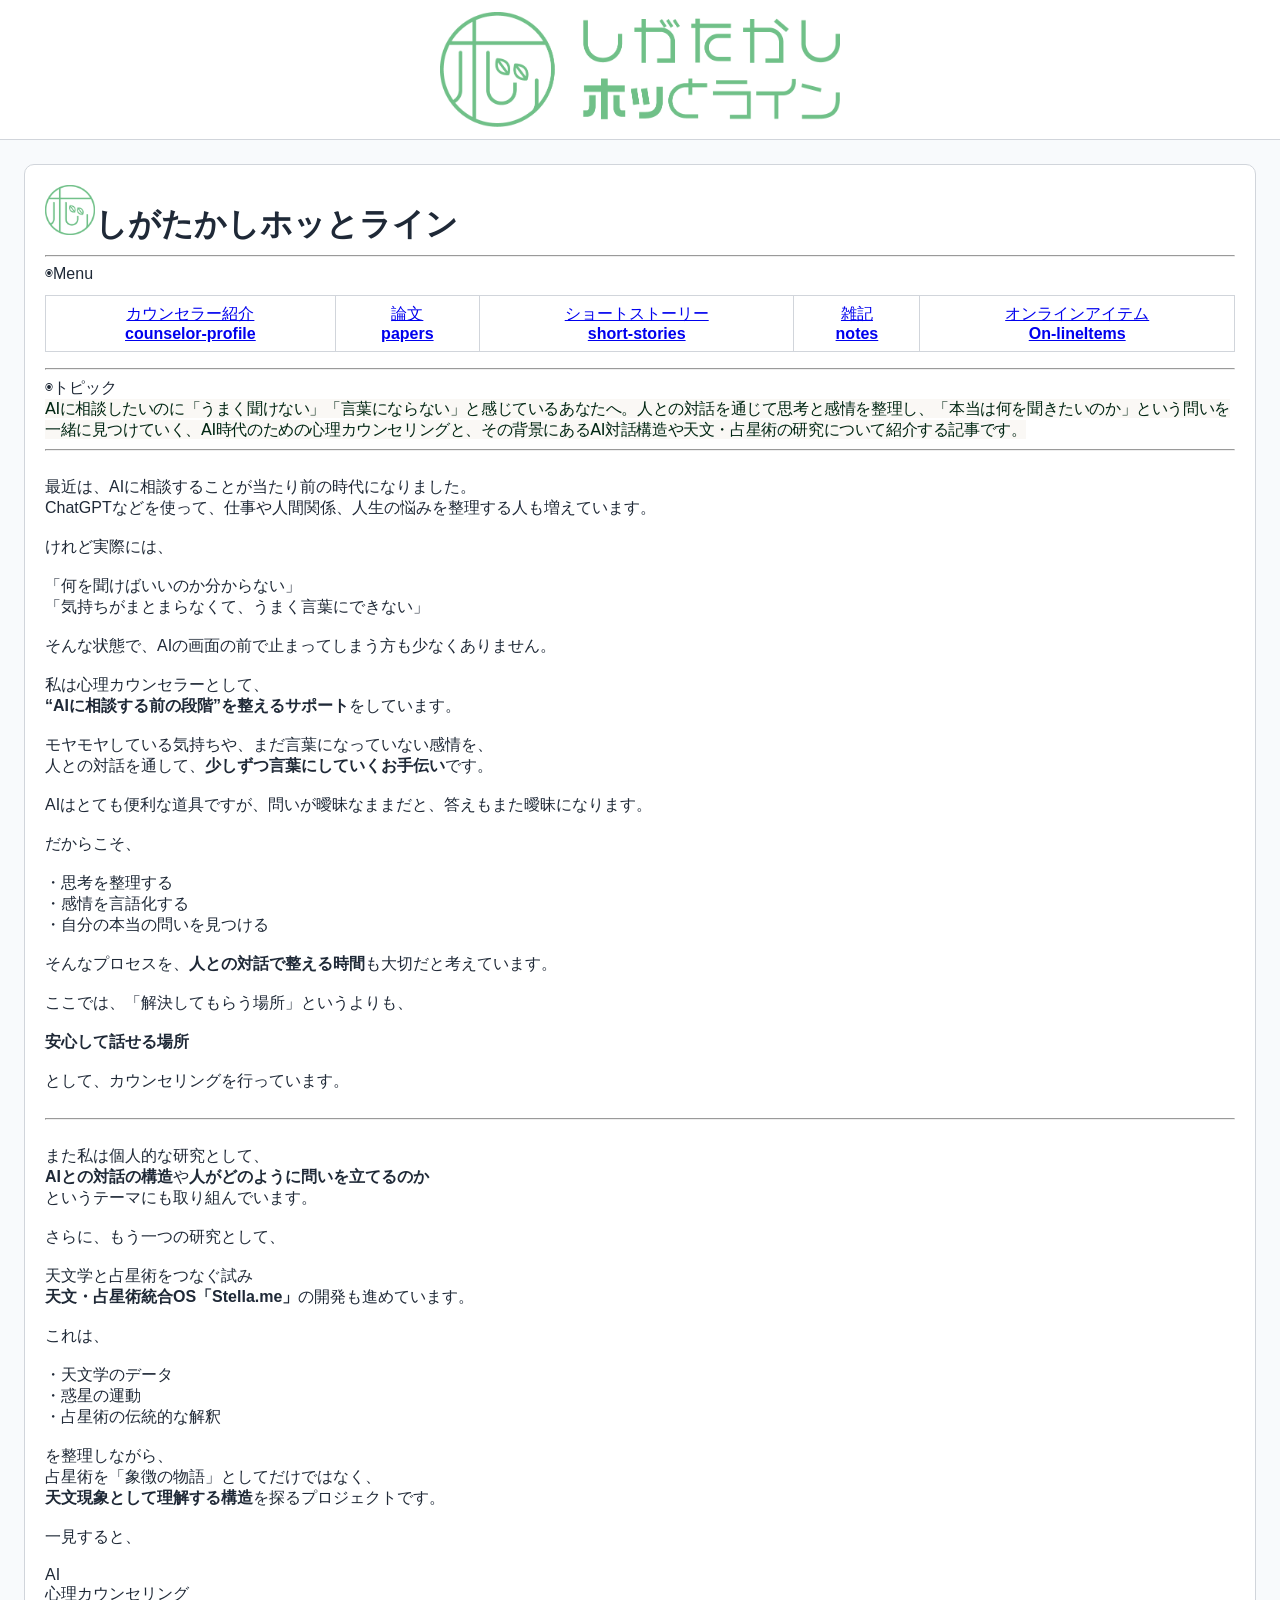
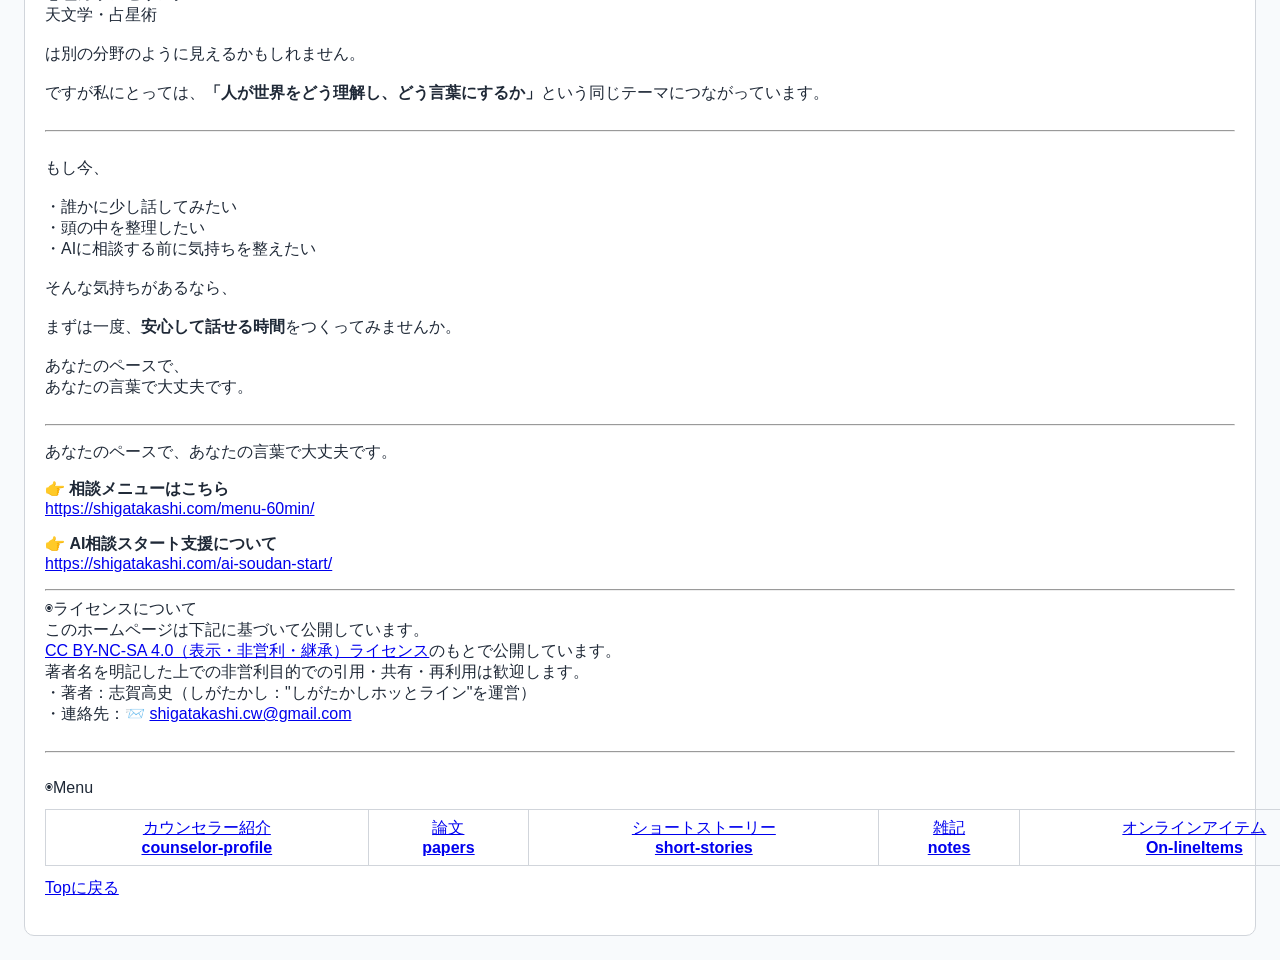
<file: docs/index.html>
<!doctype html>
<html lang="ja">
  <head>
    <meta charset="UTF-8" />
    <meta name="viewport" content="width=device-width, initial-scale=1.0" />
    <meta name="description" content="AIに相談したいけれど「何を聞けばいいか分からない」あなたへ。気持ちや悩みを一緒に言語化し、AIとの対話が進みやすくなるカウンセリングです。" />
    <title>- AIに相談する前の段階”を整えるサポート - しがたかしホッとライン</title>
    <link rel="icon" type="image/png" href="./icons/logo_symbol_01.png" />
    <link rel="stylesheet" href="./styles/site.css" />
  </head>
  <body>
    <header class="site-header">
      <img src="./images/logo_design03.png" alt="shigatakashi_hot_line" class="site-logo" style="display:block;width:400px;height:auto;margin-left:auto;margin-right:auto;" />
    </header>

    <main class="site-main">
      <section>
        <div><div><img src="./icons/logo_symbol_01.png" alt="しがたかしホッとライン" style="width: 50px; height: auto;"><b><span style="font-size: 32px;">しがたかしホッとライン</span></b></div><div><hr>◉Menu</div><div><table><tbody><tr><td><div style="text-align: center;"><a href="./about/index.html">カウンセラー紹介</a></div><div style="text-align: center;"><b><a href="./public/index.html">counselor-profile</a></b></div></td><td><div style="text-align: center;"><a href="./papers/index.html">論文</a></div><b><div style="text-align: center;"><b><a href="./papers/index.html">papers</a></b></div></b></td><td><div style="text-align: center;"><a href="./stories/index.html">ショートストーリー</a></div><b><div style="text-align: center;"><b><a href="../stories/index.html">short-stories</a></b></div></b></td><td><div style="text-align: center;"><a href="./public/index.html">雑記</a></div><b><div style="text-align: center;"><b><a href="./public/index.html">notes</a></b></div></b></td><td><div style="text-align: center;"><a href="./items/index.html">オンラインアイテム</a></div><div style="text-align: center;"><b><a href="./items/index.html">On-lineItems</a></b></div></td></tr></tbody></table><p></p></div><div><hr></div><div>◉トピック</div><div><font color="#002613" face="pplxSans, ui-sans-serif, system-ui, -apple-system, system-ui, Segoe UI, Roboto, Helvetica Neue, Arial, Noto Sans, Hiragino Sans, Yu Gothic, Meiryo, PingFang SC, Microsoft YaHei, PingFang TC, Microsoft JhengHei, PingFang HK, Microsoft JhengHei, PingFang MO, Microsoft JhengHei, Apple SD Gothic Neo, Malgun Gothic, sans-serif, Apple Color Emoji, Segoe UI Emoji, Segoe UI Symbol, Noto Color Emoji"><span style="font-size: 16px; letter-spacing: -0.4px; background-color: oklch(0.9798 0.005 78.3);">AIに相談したいのに「うまく聞けない」「言葉にならない」と感じているあなたへ。人との対話を通じて思考と感情を整理し、「本当は何を聞きたいのか」という問いを一緒に見つけていく、AI時代のための心理カウンセリングと、その背景にあるAI対話構造や天文・占星術の研究について紹介する記事です。</span></font></div><div><hr></div><div><br></div><div>最近は、AIに相談することが当たり前の時代になりました。</div><div>ChatGPTなどを使って、仕事や人間関係、人生の悩みを整理する人も増えています。</div><div><br></div><div>けれど実際には、</div><div><br></div><div>「何を聞けばいいのか分からない」</div><div>「気持ちがまとまらなくて、うまく言葉にできない」</div><div><br></div><div>そんな状態で、AIの画面の前で止まってしまう方も少なくありません。</div><div><br></div><div>私は心理カウンセラーとして、</div><div><b>“AIに相談する前の段階”を整えるサポート</b>をしています。</div><div><br></div><div>モヤモヤしている気持ちや、まだ言葉になっていない感情を、</div><div>人との対話を通して、<b>少しずつ言葉にしていくお手伝い</b>です。</div><div><br></div><div>AIはとても便利な道具ですが、問いが曖昧なままだと、答えもまた曖昧になります。</div><div><br></div><div>だからこそ、</div><div><br></div><div>・思考を整理する</div><div>・感情を言語化する</div><div>・自分の本当の問いを見つける</div><div><br></div><div>そんなプロセスを、<b>人との対話で整える時間</b>も大切だと考えています。</div><div><br></div><div>ここでは、「解決してもらう場所」というよりも、</div><div><br></div><div><b>安心して話せる場所</b></div><div><br></div><div>として、カウンセリングを行っています。</div><div><br></div><div><hr></div><div><br></div><div>また私は個人的な研究として、</div><div><b>AIとの対話の構造</b>や<b>人がどのように問いを立てるのか</b></div><div>というテーマにも取り組んでいます。</div><div><br></div><div>さらに、もう一つの研究として、</div><div><br></div><div>天文学と占星術をつなぐ試み</div><div><b>天文・占星術統合OS「Stella.me」</b>の開発も進めています。</div><div><br></div><div>これは、</div><div><br></div><div>・天文学のデータ</div><div>・惑星の運動</div><div>・占星術の伝統的な解釈</div><div><br></div><div>を整理しながら、</div><div>占星術を「象徴の物語」としてだけではなく、</div><div><b>天文現象として理解する構造</b>を探るプロジェクトです。</div><div><br></div><div>一見すると、</div><div><br></div><div>AI</div><div>心理カウンセリング</div><div>天文学・占星術</div><div><br></div><div>は別の分野のように見えるかもしれません。</div><div><br></div><div>ですが私にとっては、<b>「人が世界をどう理解し、どう言葉にするか」</b>という同じテーマにつながっています。</div><div><br></div><div><hr></div><div><br></div><div>もし今、</div><div><br></div><div>・誰かに少し話してみたい</div><div>・頭の中を整理したい</div><div>・AIに相談する前に気持ちを整えたい</div><div><br></div><div>そんな気持ちがあるなら、</div><div><br></div><div>まずは一度、<b>安心して話せる時間</b>をつくってみませんか。</div><div><br></div><div>あなたのペースで、</div><div>あなたの言葉で大丈夫です。</div></div><div><br></div><div><hr></div>
                                                                                                                <p>あなたのペースで、あなたの言葉で大丈夫です。</p>
                                                                                                                <p>👉 <strong>相談メニューはこちら</strong><br><a href="https://shigatakashi.com/menu-60min/" target="_blank" rel="noopener noreferrer">https://shigatakashi.com/menu-60min/</a></p>
                                                                                                                <p>👉 <strong>AI相談スタート支援について</strong><br><a href="https://shigatakashi.com/ai-soudan-start/" target="_blank" rel="noopener noreferrer">https://shigatakashi.com/ai-soudan-start/</a></p><hr>◉ライセンスについて<div>このホームページは下記に基づいて公開しています。</div><div><div><a href="https://creativecommons.org/licenses/by-nc-sa/4.0/deed.ja">CC BY-NC-SA 4.0（表示・非営利・継承）ライセンス</a>のもとで公開しています。</div><div>著者名を明記した上での非営利目的での引用・共有・再利用は歓迎します。</div></div><div>・著者：志賀高史（しがたかし："しがたかしホッとライン"を運営）</div><div>・連絡先：📨&nbsp;<a href="maito:shigatakashi.cw@gmail.com">shigatakashi.cw@gmail.com</a></div><div><br></div><div><hr><div><br></div><div>◉Menu</div><div><table style="width: 1325px;"><tbody><tr><td><div style="text-align: center;"><a href="./about/index.html">カウンセラー紹介</a></div><div style="text-align: center;"><b><a href="./public/index.html">counselor-profile</a></b></div></td><td><div style="text-align: center;"><a href="./papers/index.html">論文</a></div><b><div style="text-align: center;"><b><a href=".papers/index.html">papers</a></b></div></b></td><td><div style="text-align: center;"><a href="./stories/index.html">ショートストーリー</a></div><b><div style="text-align: center;"><b><a href="./stories/index.html">short-stories</a></b></div></b></td><td><div style="text-align: center;"><a href="./public/index.html">雑記</a></div><b><div style="text-align: center;"><b><a href="./public/index.html">notes</a></b></div></b></td><td><div style="text-align: center;"><a href="./items/index.html">オンラインアイテム</a></div><div style="text-align: center;"><b><a href="./items/index.html">On-lineItems</a></b></div></td></tr></tbody></table><a href="./index.html">Topに戻る</a><p></p></div></div>

      </section>
    </main>
  </body>
</html>
</file>
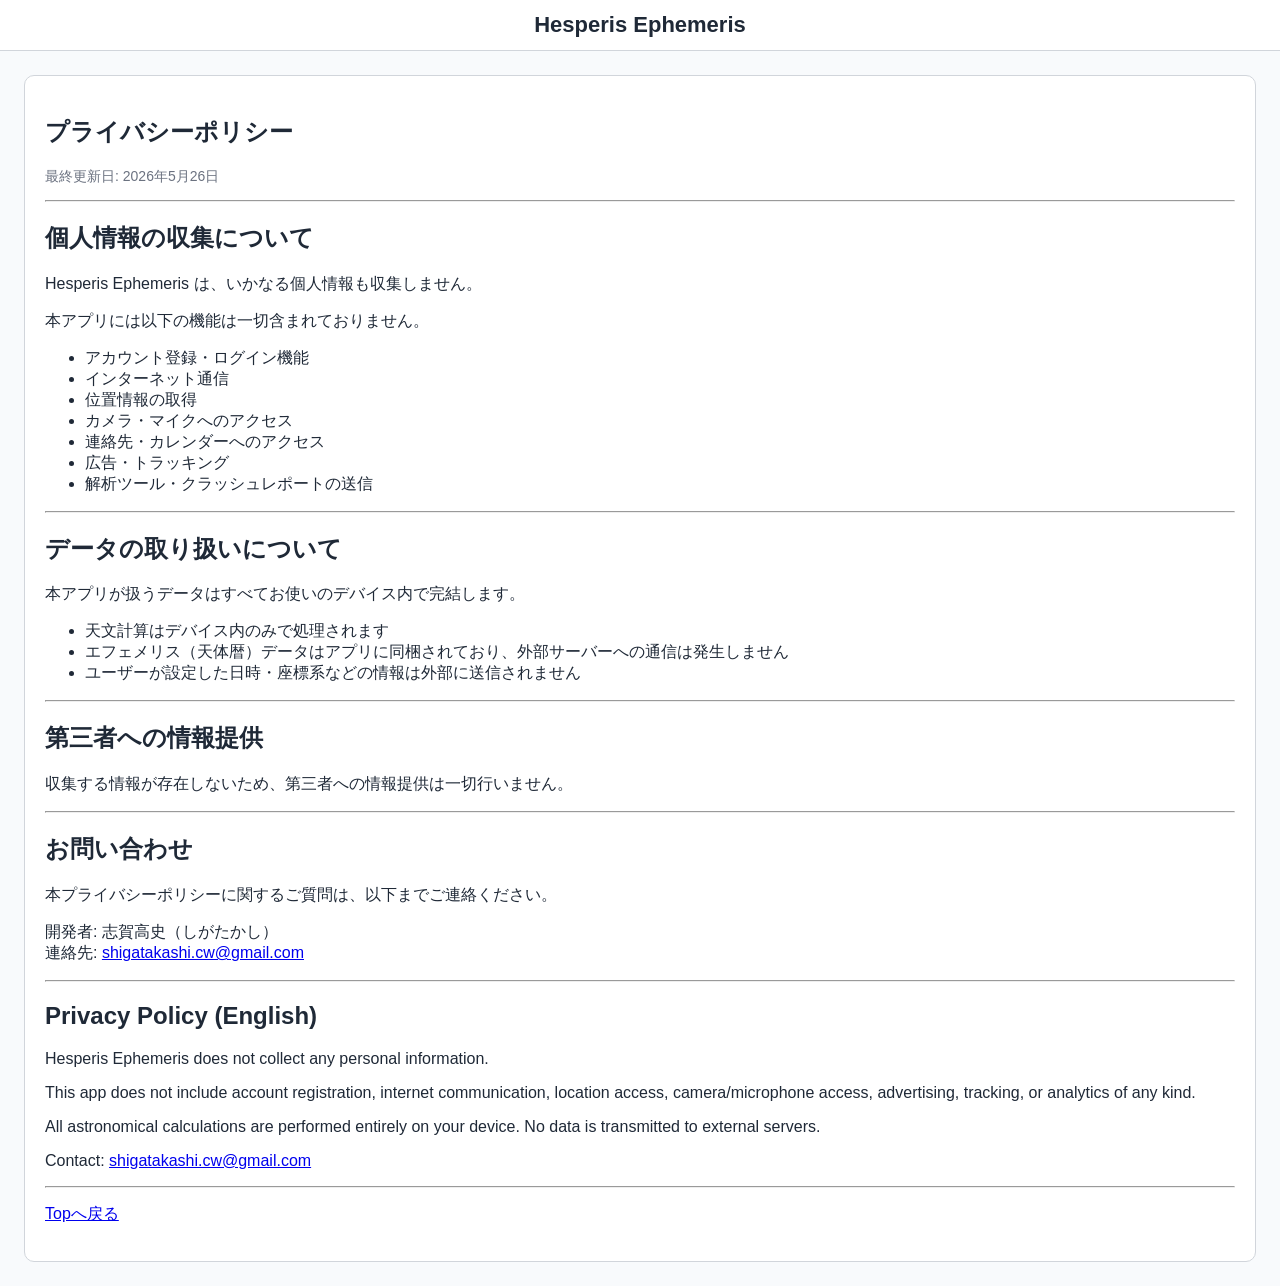
<file: docs/privacy/hesperis-ephemeris/index.html>
<!doctype html>
<html lang="ja">
  <head>
    <meta charset="UTF-8" />
    <meta name="viewport" content="width=device-width, initial-scale=1.0" />
    <meta name="description" content="Hesperis Ephemeris プライバシーポリシー" />
    <title>プライバシーポリシー - Hesperis Ephemeris</title>
    <link rel="icon" type="image/png" href="../../icons/logo_symbol_01.png" />
    <link rel="stylesheet" href="../../styles/site.css" />
  </head>
  <body>
    <header class="site-header">
      <span style="font-size: 22px; font-weight: bold;">Hesperis Ephemeris</span>
    </header>

    <main class="site-main">
      <section>
        <h1>プライバシーポリシー</h1>
        <p style="color: #6b7280; font-size: 14px;">最終更新日: 2026年5月26日</p>

        <hr>

        <h2>個人情報の収集について</h2>
        <p>Hesperis Ephemeris は、いかなる個人情報も収集しません。</p>
        <p>本アプリには以下の機能は一切含まれておりません。</p>
        <ul>
          <li>アカウント登録・ログイン機能</li>
          <li>インターネット通信</li>
          <li>位置情報の取得</li>
          <li>カメラ・マイクへのアクセス</li>
          <li>連絡先・カレンダーへのアクセス</li>
          <li>広告・トラッキング</li>
          <li>解析ツール・クラッシュレポートの送信</li>
        </ul>

        <hr>

        <h2>データの取り扱いについて</h2>
        <p>本アプリが扱うデータはすべてお使いのデバイス内で完結します。</p>
        <ul>
          <li>天文計算はデバイス内のみで処理されます</li>
          <li>エフェメリス（天体暦）データはアプリに同梱されており、外部サーバーへの通信は発生しません</li>
          <li>ユーザーが設定した日時・座標系などの情報は外部に送信されません</li>
        </ul>

        <hr>

        <h2>第三者への情報提供</h2>
        <p>収集する情報が存在しないため、第三者への情報提供は一切行いません。</p>

        <hr>

        <h2>お問い合わせ</h2>
        <p>本プライバシーポリシーに関するご質問は、以下までご連絡ください。</p>
        <p>開発者: 志賀高史（しがたかし）<br>
        連絡先: <a href="mailto:shigatakashi.cw@gmail.com">shigatakashi.cw@gmail.com</a></p>

        <hr>

        <h2>Privacy Policy (English)</h2>
        <p>Hesperis Ephemeris does not collect any personal information.</p>
        <p>This app does not include account registration, internet communication, location access, camera/microphone access, advertising, tracking, or analytics of any kind.</p>
        <p>All astronomical calculations are performed entirely on your device. No data is transmitted to external servers.</p>
        <p>Contact: <a href="mailto:shigatakashi.cw@gmail.com">shigatakashi.cw@gmail.com</a></p>

        <hr>
        <p><a href="../../index.html">Topへ戻る</a></p>
      </section>
    </main>
  </body>
</html>
</file>
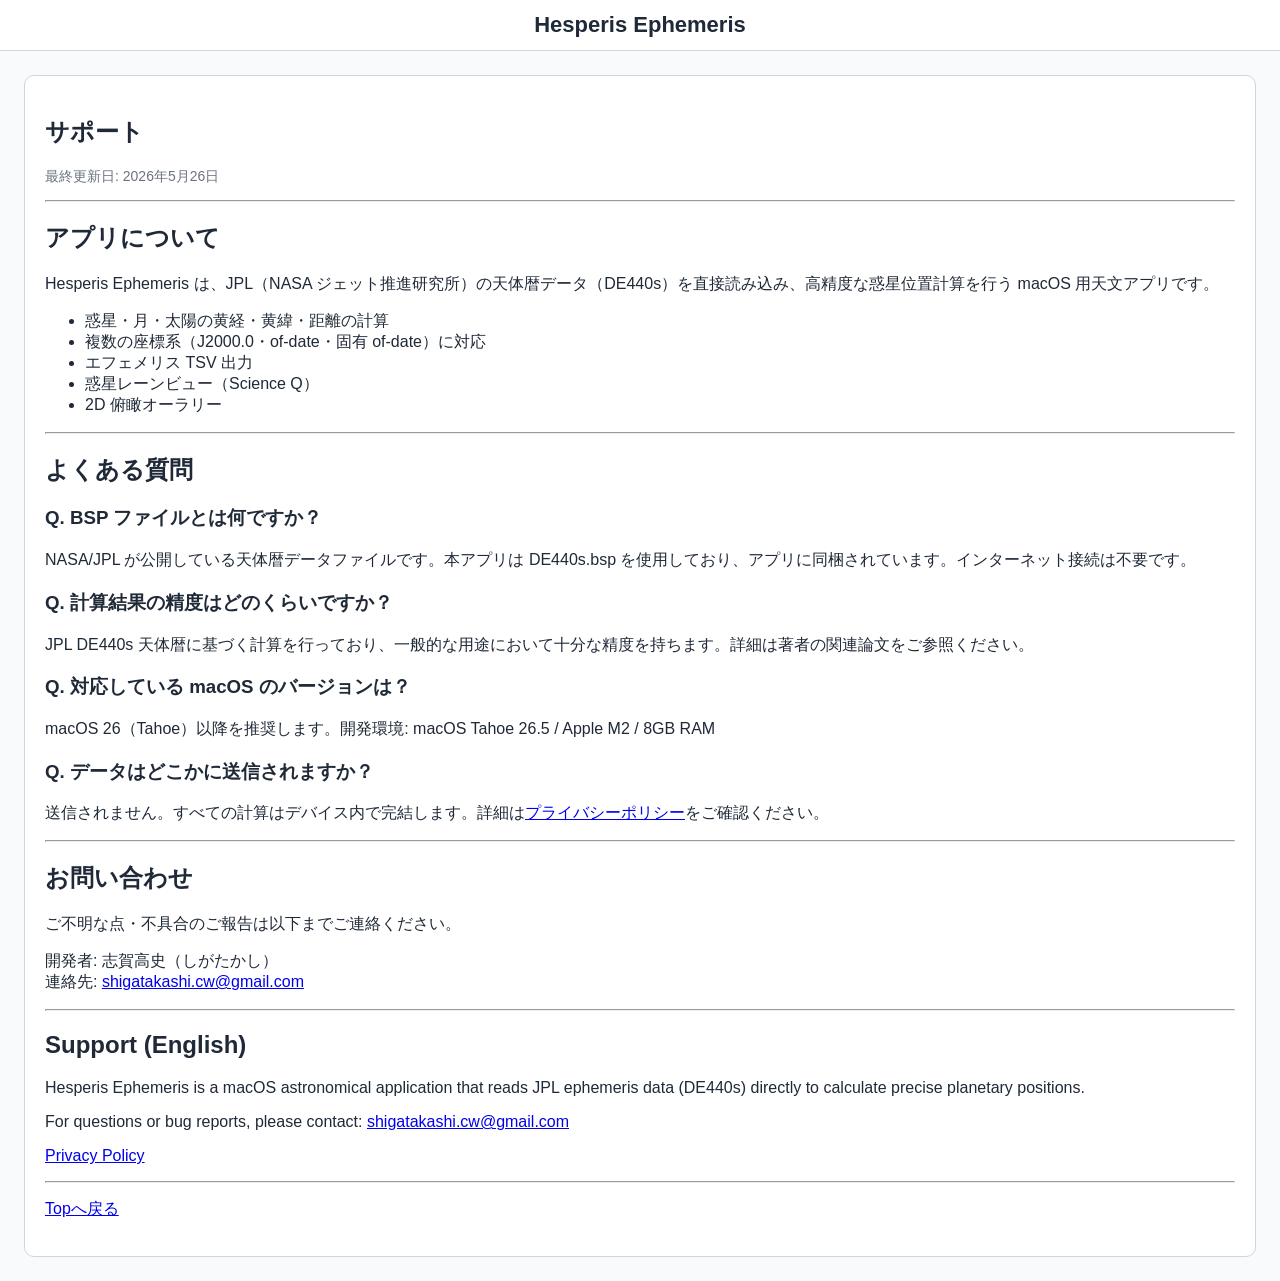
<file: docs/support/hesperis-ephemeris/index.html>
<!doctype html>
<html lang="ja">
  <head>
    <meta charset="UTF-8" />
    <meta name="viewport" content="width=device-width, initial-scale=1.0" />
    <meta name="description" content="Hesperis Ephemeris サポートページ" />
    <title>サポート - Hesperis Ephemeris</title>
    <link rel="icon" type="image/png" href="../../icons/logo_symbol_01.png" />
    <link rel="stylesheet" href="../../styles/site.css" />
  </head>
  <body>
    <header class="site-header">
      <span style="font-size: 22px; font-weight: bold;">Hesperis Ephemeris</span>
    </header>

    <main class="site-main">
      <section>
        <h1>サポート</h1>
        <p style="color: #6b7280; font-size: 14px;">最終更新日: 2026年5月26日</p>

        <hr>

        <h2>アプリについて</h2>
        <p>Hesperis Ephemeris は、JPL（NASA ジェット推進研究所）の天体暦データ（DE440s）を直接読み込み、高精度な惑星位置計算を行う macOS 用天文アプリです。</p>
        <ul>
          <li>惑星・月・太陽の黄経・黄緯・距離の計算</li>
          <li>複数の座標系（J2000.0・of-date・固有 of-date）に対応</li>
          <li>エフェメリス TSV 出力</li>
          <li>惑星レーンビュー（Science Q）</li>
          <li>2D 俯瞰オーラリー</li>
        </ul>

        <hr>

        <h2>よくある質問</h2>

        <h3>Q. BSP ファイルとは何ですか？</h3>
        <p>NASA/JPL が公開している天体暦データファイルです。本アプリは DE440s.bsp を使用しており、アプリに同梱されています。インターネット接続は不要です。</p>

        <h3>Q. 計算結果の精度はどのくらいですか？</h3>
        <p>JPL DE440s 天体暦に基づく計算を行っており、一般的な用途において十分な精度を持ちます。詳細は著者の関連論文をご参照ください。</p>

        <h3>Q. 対応している macOS のバージョンは？</h3>
        <p>macOS 26（Tahoe）以降を推奨します。開発環境: macOS Tahoe 26.5 / Apple M2 / 8GB RAM</p>

        <h3>Q. データはどこかに送信されますか？</h3>
        <p>送信されません。すべての計算はデバイス内で完結します。詳細は<a href="../../privacy/hesperis-ephemeris/">プライバシーポリシー</a>をご確認ください。</p>

        <hr>

        <h2>お問い合わせ</h2>
        <p>ご不明な点・不具合のご報告は以下までご連絡ください。</p>
        <p>開発者: 志賀高史（しがたかし）<br>
        連絡先: <a href="mailto:shigatakashi.cw@gmail.com">shigatakashi.cw@gmail.com</a></p>

        <hr>

        <h2>Support (English)</h2>
        <p>Hesperis Ephemeris is a macOS astronomical application that reads JPL ephemeris data (DE440s) directly to calculate precise planetary positions.</p>
        <p>For questions or bug reports, please contact: <a href="mailto:shigatakashi.cw@gmail.com">shigatakashi.cw@gmail.com</a></p>
        <p><a href="../../privacy/hesperis-ephemeris/">Privacy Policy</a></p>

        <hr>
        <p><a href="../../index.html">Topへ戻る</a></p>
      </section>
    </main>
  </body>
</html>
</file>
<file: docs/styles/site.css>
:root {
  --bg: #f8fafc;
  --panel: #ffffff;
  --text: #1f2937;
  --border: #d1d5db;
}

* {
  box-sizing: border-box;
}

body {
  margin: 0;
  background: var(--bg);
  color: var(--text);
  font-family: "Hiragino Sans", "Yu Gothic", sans-serif;
}

.site-header {
  display: flex;
  justify-content: center;
  padding: 12px 20px;
  border-bottom: 1px solid var(--border);
  background: var(--panel);
}

.site-logo {
  display: block;
  width: min(100%, 560px);
  height: auto;
}

.site-main {
  padding: 24px;
}

.site-main section {
  background: var(--panel);
  border: 1px solid var(--border);
  border-radius: 10px;
  padding: 20px;
}

.site-main table {
  border-collapse: collapse;
  width: 100%;
  margin: 12px 0;
}

.site-main th,
.site-main td {
  border: 1px solid var(--border);
  padding: 8px 12px;
  text-align: left;
}

.site-main th {
  background: var(--bg);
  font-weight: bold;
}
</file>
